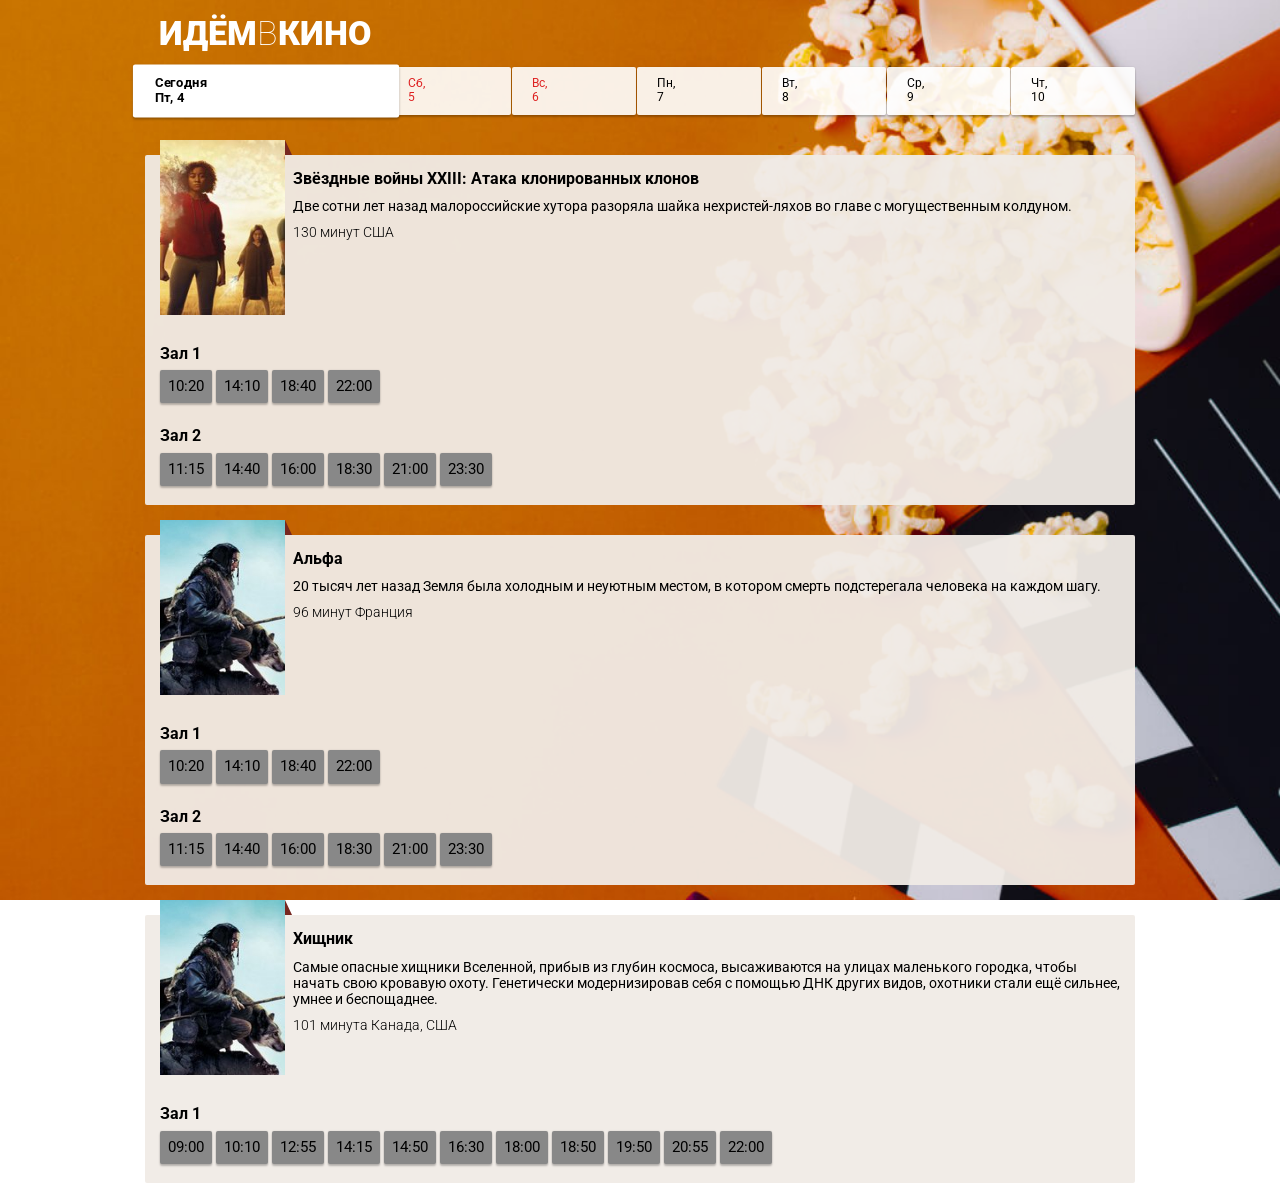
<file: index.html>
<!DOCTYPE html>
<html lang="ru">

<head>
  <meta charset="UTF-8">
  <meta name="viewport" content="width=device-width, initial-scale=1.0">
  <meta http-equiv="X-UA-Compatible" content="ie=edge">
  <title>ИдёмВКино</title>
  <link rel="stylesheet" href="css/normalize.css">
  <link rel="stylesheet" href="css/styles.css">
  <link rel="stylesheet" href="css/bootstrap-grid.css">
  <link rel="stylesheet" href="css/bootstrap-grid.min.css">
  <link rel="stylesheet" href="css/bootstrap-grid.rtl.css">
  <link rel="stylesheet" href="css/bootstrap-grid.rtl.min.css">
  <link
    href="https://fonts.googleapis.com/css?family=Roboto:100,300,400,500,700,900&amp;subset=cyrillic,cyrillic-ext,latin-ext"
    rel="stylesheet">
</head>

<body>
  <header class="page-header">
    <h1 class="page-header__title">Идём<span>в</span>кино</h1>
  </header>

  <nav class="page-nav">
    <a class="page-nav__day page-nav__day_today" href="#">
      <span class="page-nav__day-week">Пн</span><span class="page-nav__day-number">31</span>
    </a>
    <a class="page-nav__day" href="#">
      <span class="page-nav__day-week">Вт</span><span class="page-nav__day-number">1</span>
    </a>
    <a class="page-nav__day page-nav__day_chosen" href="#">
      <span class="page-nav__day-week">Ср</span><span class="page-nav__day-number">2</span>
    </a>
    <a class="page-nav__day" href="#">
      <span class="page-nav__day-week">Чт</span><span class="page-nav__day-number">3</span>
    </a>
    <a class="page-nav__day" href="#">
      <span class="page-nav__day-week">Пт</span><span class="page-nav__day-number">4</span>
    </a>
    <a class="page-nav__day" href="#">
      <span class="page-nav__day-week">Сб</span><span class="page-nav__day-number">5</span>
    </a>
    <a class="page-nav__day" href="#">
      <span class="page-nav__day-week">вс</span><span class="page-nav__day-number">6</span>
    </a>
  </nav>

  <main>
    <section class="movie">
      <div class="movie__info row">
        <div class="movie__poster col-sm-12 col-md-6">
          <img class="movie__poster-image" alt="Звёздные войны постер" src="i/poster1.jpg">
        </div>
        <div class="movie__description col-sm-12 col-md-6">
          <h2 class="movie__title">Звёздные войны XXIII: Атака клонированных клонов</h2>
          <p class="movie__synopsis">Две сотни лет назад малороссийские хутора разоряла шайка нехристей-ляхов во главе с
            могущественным колдуном.</p>
          <p class="movie__data">
            <span class="movie__data-duration">130 минут</span>
            <span class="movie__data-origin">США</span>
          </p>
        </div>
      </div>

      <div class="movie-seances__hall">
        <h3 class="movie-seances__hall-title">Зал 1</h3>
        <ul class="movie-seances__list">
          <li class="movie-seances__time-block"><a class="movie-seances__time" href="hall.html">10:20</a></li>
          <li class="movie-seances__time-block"><a class="movie-seances__time" href="hall.html">14:10</a></li>
          <li class="movie-seances__time-block"><a class="movie-seances__time" href="hall.html">18:40</a></li>
          <li class="movie-seances__time-block"><a class="movie-seances__time" href="hall.html">22:00</a></li>
        </ul>
      </div>
      <div class="movie-seances__hall">
        <h3 class="movie-seances__hall-title">Зал 2</h3>
        <ul class="movie-seances__list">
          <li class="movie-seances__time-block"><a class="movie-seances__time" href="hall.html">11:15</a></li>
          <li class="movie-seances__time-block"><a class="movie-seances__time" href="hall.html">14:40</a></li>
          <li class="movie-seances__time-block"><a class="movie-seances__time" href="hall.html">16:00</a></li>
          <li class="movie-seances__time-block"><a class="movie-seances__time" href="hall.html">18:30</a></li>
          <li class="movie-seances__time-block"><a class="movie-seances__time" href="hall.html">21:00</a></li>
          <li class="movie-seances__time-block"><a class="movie-seances__time" href="hall.html">23:30</a></li>
        </ul>
      </div>
    </section>

    <section class="movie">
      <div class="movie__info row">
        <div class="movie__poster col-sm-12 col-md-6">
          <img class="movie__poster-image" alt="Альфа постер" src="i/poster2.jpg">
        </div>
        <div class="movie__description col-sm-12 col-md-6">
          <h2 class="movie__title">Альфа</h2>
          <p class="movie__synopsis">20 тысяч лет назад Земля была холодным и неуютным местом, в котором смерть
            подстерегала человека на каждом шагу.</p>
          <p class="movie__data">
            <span class="movie__data-duration">96 минут</span>
            <span class="movie__data-origin">Франция</span>
          </p>
        </div>
      </div>
      <div class="movie-seances__hall">
        <h3 class="movie-seances__hall-title">Зал 1</h3>
        <ul class="movie-seances__list">
          <li class="movie-seances__time-block"><a class="movie-seances__time" href="hall.html">10:20</a></li>
          <li class="movie-seances__time-block"><a class="movie-seances__time" href="hall.html">14:10</a></li>
          <li class="movie-seances__time-block"><a class="movie-seances__time" href="hall.html">18:40</a></li>
          <li class="movie-seances__time-block"><a class="movie-seances__time" href="hall.html">22:00</a></li>
        </ul>
      </div>
      <div class="movie-seances__hall">
        <h3 class="movie-seances__hall-title">Зал 2</h3>
        <ul class="movie-seances__list">
          <li class="movie-seances__time-block"><a class="movie-seances__time" href="hall.html">11:15</a></li>
          <li class="movie-seances__time-block"><a class="movie-seances__time" href="hall.html">14:40</a></li>
          <li class="movie-seances__time-block"><a class="movie-seances__time" href="hall.html">16:00</a></li>
          <li class="movie-seances__time-block"><a class="movie-seances__time" href="hall.html">18:30</a></li>
          <li class="movie-seances__time-block"><a class="movie-seances__time" href="hall.html">21:00</a></li>
          <li class="movie-seances__time-block"><a class="movie-seances__time" href="hall.html">23:30</a></li>
        </ul>
      </div>
    </section>

    <section class="movie">
      <div class="movie__info row">
        <div class="movie__poster col-sm-12 col-md-6">
          <img class="movie__poster-image" alt="Хищник постер" src="i/poster2.jpg">
        </div>
        <div class="movie__description col-sm-12 col-md-6">
          <h2 class="movie__title">Хищник</h2>
          <p class="movie__synopsis">Самые опасные хищники Вселенной, прибыв из глубин космоса, высаживаются на улицах
            маленького городка, чтобы начать свою кровавую охоту. Генетически модернизировав себя с помощью ДНК других
            видов, охотники стали ещё сильнее, умнее и беспощаднее.</p>
          <p class="movie__data">
            <span class="movie__data-duration">101 минута</span>
            <span class="movie__data-origin">Канада, США</span>
          </p>
        </div>
      </div>
      <div class="movie-seances__hall">
        <h3 class="movie-seances__hall-title">Зал 1</h3>
        <ul class="movie-seances__list">
          <li class="movie-seances__time-block"><a class="movie-seances__time" href="hall.html">09:00</a></li>
          <li class="movie-seances__time-block"><a class="movie-seances__time" href="hall.html">10:10</a></li>
          <li class="movie-seances__time-block"><a class="movie-seances__time" href="hall.html">12:55</a></li>
          <li class="movie-seances__time-block"><a class="movie-seances__time" href="hall.html">14:15</a></li>
          <li class="movie-seances__time-block"><a class="movie-seances__time" href="hall.html">14:50</a></li>
          <li class="movie-seances__time-block"><a class="movie-seances__time" href="hall.html">16:30</a></li>
          <li class="movie-seances__time-block"><a class="movie-seances__time" href="hall.html">18:00</a></li>
          <li class="movie-seances__time-block"><a class="movie-seances__time" href="hall.html">18:50</a></li>
          <li class="movie-seances__time-block"><a class="movie-seances__time" href="hall.html">19:50</a></li>
          <li class="movie-seances__time-block"><a class="movie-seances__time" href="hall.html">20:55</a></li>
          <li class="movie-seances__time-block"><a class="movie-seances__time" href="hall.html">22:00</a></li>
        </ul>
      </div>
    </section>
    <script src="js/setDate.js" defer></script>
    <script src="js/creatRequest.js" defer></script>
    <script src="js/updateFilm.js" defer></script>
  </main>


</body>

</html>
</file>
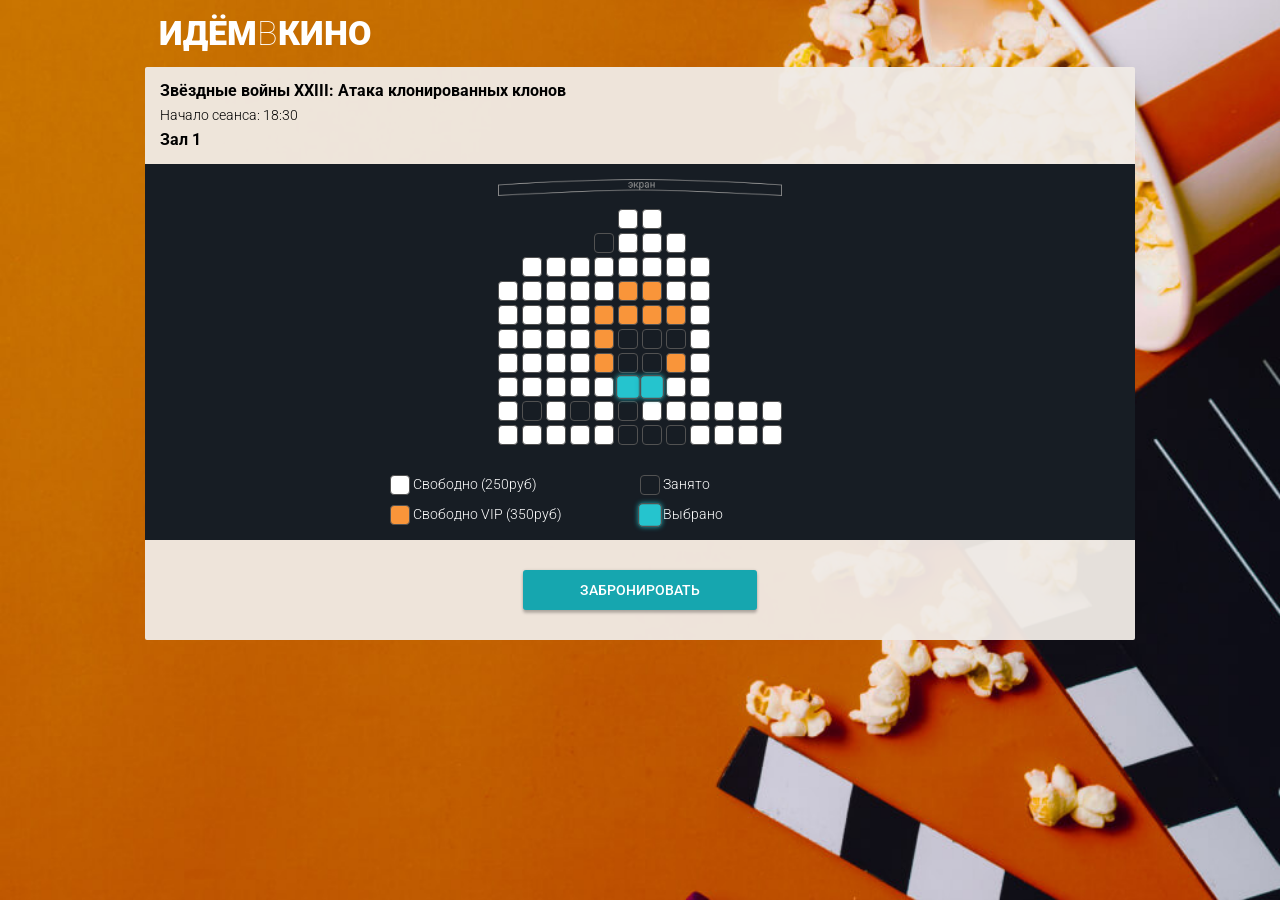
<file: hall.html>
<!DOCTYPE html>
<html lang="ru">

<head>
  <meta charset="UTF-8">
  <meta name="viewport" content="width=device-width, initial-scale=1.0">
  <meta http-equiv="X-UA-Compatible" content="ie=edge">
  <title>ИдёмВКино</title>
  <script src="js/creatRequest.js" defer></script>
  <script src="js/hall.js" defer></script>
  <link rel="stylesheet" href="css/normalize.css">
  <link rel="stylesheet" href="css/styles.css">
  <link rel="stylesheet" href="css/bootstrap-grid.css">
  <link rel="stylesheet" href="css/bootstrap-grid.min.css">
  <link rel="stylesheet" href="css/bootstrap-grid.rtl.css">
  <link rel="stylesheet" href="css/bootstrap-grid.rtl.min.css">
  <link href="https://fonts.googleapis.com/css?family=Roboto:100,300,400,500,700,900&amp;subset=cyrillic,cyrillic-ext,latin-ext" rel="stylesheet">
</head>

<body>
  <header class="page-header">
    <h1 class="page-header__title"><a class="page-header__title" href="index.html" style="text-decoration: none;">Идём<span>в</span>кино</a></h1>
  </header>
  
  <main>
    <section class="buying">
      <div class="buying__info">
        <div class="buying__info-description">
          <h2 class="buying__info-title">Звёздные войны XXIII: Атака клонированных клонов</h2>
          <p class="buying__info-start">Начало сеанса: 18:30</p>
          <p class="buying__info-hall">Зал 1</p>          
        </div>
        <div class="buying__info-hint">
          <p>Тапните дважды,<br>чтобы увеличить</p>
        </div>
      </div>
      <div class="conf-step">
        <div class="conf-step__wrapper">
          <div class="conf-step__row">
            <span class="conf-step__chair conf-step__chair_disabled"></span><span class="conf-step__chair conf-step__chair_disabled"></span>
            <span class="conf-step__chair conf-step__chair_disabled"></span><span class="conf-step__chair conf-step__chair_disabled"></span>
              <span class="conf-step__chair conf-step__chair_disabled"></span><span class="conf-step__chair conf-step__chair_standart"></span>
              <span class="conf-step__chair conf-step__chair_standart"></span><span class="conf-step__chair conf-step__chair_disabled"></span>
              <span class="conf-step__chair conf-step__chair_disabled"></span><span class="conf-step__chair conf-step__chair_disabled"></span>
            <span class="conf-step__chair conf-step__chair_disabled"></span><span class="conf-step__chair conf-step__chair_disabled"></span>
            </div>  

            <div class="conf-step__row">
              <span class="conf-step__chair conf-step__chair_disabled"></span><span class="conf-step__chair conf-step__chair_disabled"></span>
              <span class="conf-step__chair conf-step__chair_disabled"></span><span class="conf-step__chair conf-step__chair_disabled"></span>
              <span class="conf-step__chair conf-step__chair_taken"></span><span class="conf-step__chair conf-step__chair_standart"></span>
              <span class="conf-step__chair conf-step__chair_standart"></span><span class="conf-step__chair conf-step__chair_standart"></span>
              <span class="conf-step__chair conf-step__chair_disabled"></span><span class="conf-step__chair conf-step__chair_disabled"></span>
              <span class="conf-step__chair conf-step__chair_disabled"></span><span class="conf-step__chair conf-step__chair_disabled"></span>
            </div>  

            <div class="conf-step__row">
              <span class="conf-step__chair conf-step__chair_disabled"></span><span class="conf-step__chair conf-step__chair_standart"></span>
              <span class="conf-step__chair conf-step__chair_standart"></span><span class="conf-step__chair conf-step__chair_standart"></span>
              <span class="conf-step__chair conf-step__chair_standart"></span><span class="conf-step__chair conf-step__chair_standart"></span>
              <span class="conf-step__chair conf-step__chair_standart"></span><span class="conf-step__chair conf-step__chair_standart"></span>
              <span class="conf-step__chair conf-step__chair_standart"></span><span class="conf-step__chair conf-step__chair_disabled"></span>
              <span class="conf-step__chair conf-step__chair_disabled"></span><span class="conf-step__chair conf-step__chair_disabled"></span>
            </div>  

            <div class="conf-step__row">
              <span class="conf-step__chair conf-step__chair_standart"></span><span class="conf-step__chair conf-step__chair_standart"></span>
              <span class="conf-step__chair conf-step__chair_standart"></span><span class="conf-step__chair conf-step__chair_standart"></span>
              <span class="conf-step__chair conf-step__chair_standart"></span><span class="conf-step__chair conf-step__chair_vip"></span>
              <span class="conf-step__chair conf-step__chair_vip"></span><span class="conf-step__chair conf-step__chair_standart"></span>
              <span class="conf-step__chair conf-step__chair_standart"></span><span class="conf-step__chair conf-step__chair_disabled"></span>
              <span class="conf-step__chair conf-step__chair_disabled"></span><span class="conf-step__chair conf-step__chair_disabled"></span>
            </div>  

            <div class="conf-step__row">
              <span class="conf-step__chair conf-step__chair_standart"></span><span class="conf-step__chair conf-step__chair_standart"></span>
              <span class="conf-step__chair conf-step__chair_standart"></span><span class="conf-step__chair conf-step__chair_standart"></span>
              <span class="conf-step__chair conf-step__chair_vip"></span><span class="conf-step__chair conf-step__chair_vip"></span>
              <span class="conf-step__chair conf-step__chair_vip"></span><span class="conf-step__chair conf-step__chair_vip"></span>
              <span class="conf-step__chair conf-step__chair_standart"></span><span class="conf-step__chair conf-step__chair_disabled"></span>
              <span class="conf-step__chair conf-step__chair_disabled"></span><span class="conf-step__chair conf-step__chair_disabled"></span>
            </div>  

            <div class="conf-step__row">
              <span class="conf-step__chair conf-step__chair_standart"></span><span class="conf-step__chair conf-step__chair_standart"></span>
              <span class="conf-step__chair conf-step__chair_standart"></span><span class="conf-step__chair conf-step__chair_standart"></span>
              <span class="conf-step__chair conf-step__chair_vip"></span><span class="conf-step__chair conf-step__chair_taken"></span>
              <span class="conf-step__chair conf-step__chair_taken"></span><span class="conf-step__chair conf-step__chair_taken"></span>
              <span class="conf-step__chair conf-step__chair_standart"></span><span class="conf-step__chair conf-step__chair_disabled"></span>
              <span class="conf-step__chair conf-step__chair_disabled"></span><span class="conf-step__chair conf-step__chair_disabled"></span>
            </div>  

            <div class="conf-step__row">
              <span class="conf-step__chair conf-step__chair_standart"></span><span class="conf-step__chair conf-step__chair_standart"></span>
              <span class="conf-step__chair conf-step__chair_standart"></span><span class="conf-step__chair conf-step__chair_standart"></span>
              <span class="conf-step__chair conf-step__chair_vip"></span><span class="conf-step__chair conf-step__chair_taken"></span>
              <span class="conf-step__chair conf-step__chair_taken"></span><span class="conf-step__chair conf-step__chair_vip"></span>
              <span class="conf-step__chair conf-step__chair_standart"></span><span class="conf-step__chair conf-step__chair_disabled"></span>
              <span class="conf-step__chair conf-step__chair_disabled"></span><span class="conf-step__chair conf-step__chair_disabled"></span>
            </div>  

            <div class="conf-step__row">
              <span class="conf-step__chair conf-step__chair_standart"></span><span class="conf-step__chair conf-step__chair_standart"></span>
              <span class="conf-step__chair conf-step__chair_standart"></span><span class="conf-step__chair conf-step__chair_standart"></span>
              <span class="conf-step__chair conf-step__chair_standart"></span><span class="conf-step__chair conf-step__chair_selected"></span>
              <span class="conf-step__chair conf-step__chair_selected"></span><span class="conf-step__chair conf-step__chair_standart"></span>
              <span class="conf-step__chair conf-step__chair_standart"></span><span class="conf-step__chair conf-step__chair_disabled"></span>
              <span class="conf-step__chair conf-step__chair_disabled"></span><span class="conf-step__chair conf-step__chair_disabled"></span>
            </div>  

            <div class="conf-step__row">
              <span class="conf-step__chair conf-step__chair_standart"></span><span class="conf-step__chair conf-step__chair_taken"></span>
              <span class="conf-step__chair conf-step__chair_standart"></span><span class="conf-step__chair conf-step__chair_taken"></span>
              <span class="conf-step__chair conf-step__chair_standart"></span><span class="conf-step__chair conf-step__chair_taken"></span>
              <span class="conf-step__chair conf-step__chair_standart"></span><span class="conf-step__chair conf-step__chair_standart"></span>
              <span class="conf-step__chair conf-step__chair_standart"></span><span class="conf-step__chair conf-step__chair_standart"></span>
              <span class="conf-step__chair conf-step__chair_standart"></span><span class="conf-step__chair conf-step__chair_standart"></span>
            </div>  

            <div class="conf-step__row">
              <span class="conf-step__chair conf-step__chair_standart"></span><span class="conf-step__chair conf-step__chair_standart"></span>
              <span class="conf-step__chair conf-step__chair_standart"></span><span class="conf-step__chair conf-step__chair_standart"></span>
              <span class="conf-step__chair conf-step__chair_standart"></span><span class="conf-step__chair conf-step__chair_taken"></span>
              <span class="conf-step__chair conf-step__chair_taken"></span><span class="conf-step__chair conf-step__chair_taken"></span>
              <span class="conf-step__chair conf-step__chair_standart"></span><span class="conf-step__chair conf-step__chair_standart"></span>
              <span class="conf-step__chair conf-step__chair_standart"></span><span class="conf-step__chair conf-step__chair_standart"></span>
            </div>

        </div>
        <div class="conf-step__legend">
          <div class="col">
            <p class="conf-step__legend-price"><span class="conf-step__chair conf-step__chair_standart"></span> Свободно (<span class="conf-step__legend-value price-standart">250</span>руб)</p>
            <p class="conf-step__legend-price"><span class="conf-step__chair conf-step__chair_vip"></span> Свободно VIP (<span class="conf-step__legend-value price-vip">350</span>руб)</p>            
          </div>
          <div class="col">
            <p class="conf-step__legend-price"><span class="conf-step__chair conf-step__chair_taken"></span> Занято</p>
            <p class="conf-step__legend-price"><span class="conf-step__chair conf-step__chair_selected"></span> Выбрано</p>                    
          </div>
        </div>
      </div>
      <button class="acceptin-button"  >Забронировать</button>
    </section>     
  </main>
</body>
</html>
</file>
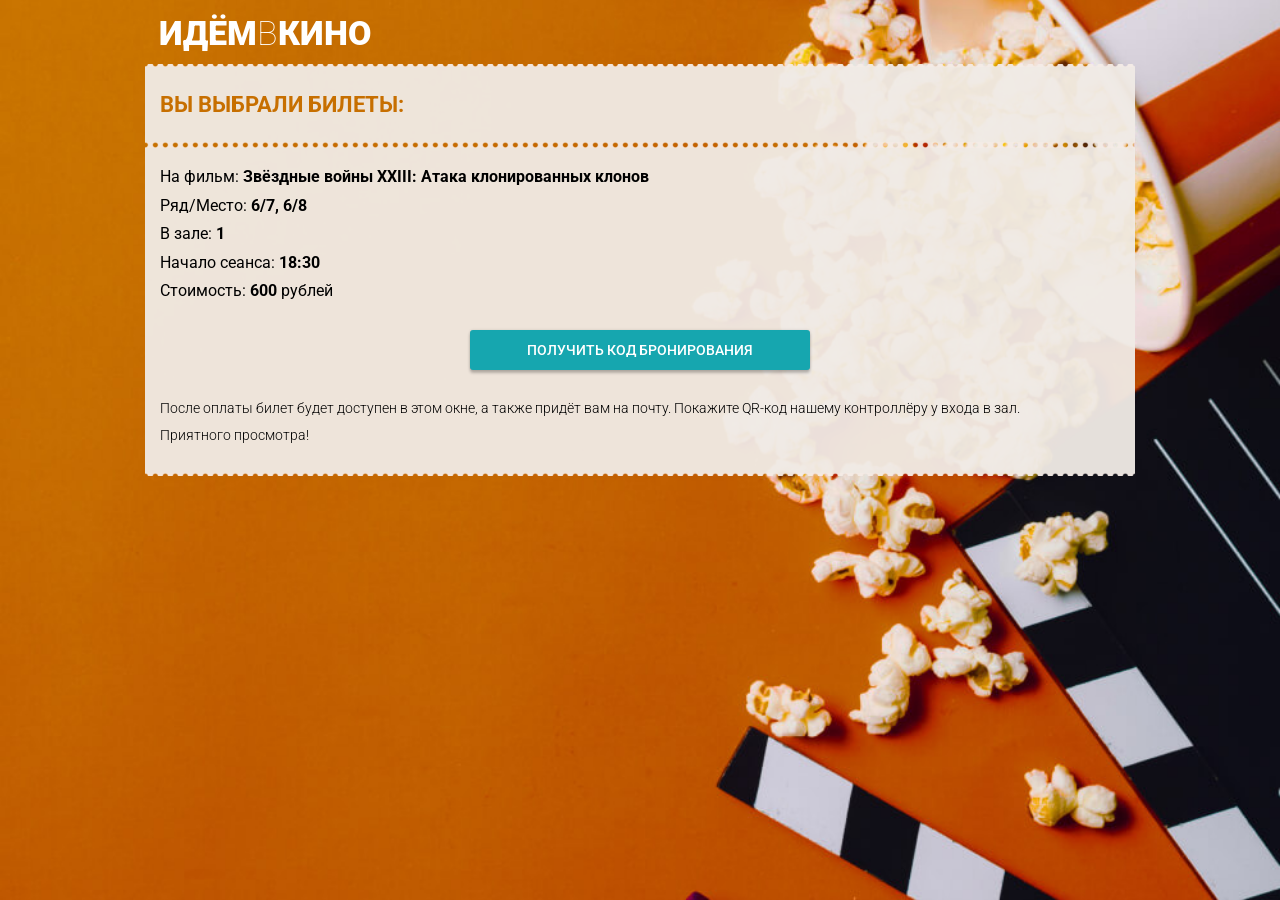
<file: payment.html>
<!DOCTYPE html>
<html lang="ru">

<head>
  <meta charset="UTF-8">
  <meta name="viewport" content="width=device-width, initial-scale=1.0">
  <meta http-equiv="X-UA-Compatible" content="ie=edge">
  <title>ИдёмВКино</title>
  <script src="js/payment.js" defer></script>
  <link rel="stylesheet" href="css/normalize.css">
  <link rel="stylesheet" href="css/styles.css">
  <link rel="stylesheet" href="css/bootstrap-grid.css">
  <link rel="stylesheet" href="css/bootstrap-grid.min.css">
  <link rel="stylesheet" href="css/bootstrap-grid.rtl.css">
  <link rel="stylesheet" href="css/bootstrap-grid.rtl.min.css">
  <link href="https://fonts.googleapis.com/css?family=Roboto:100,300,400,500,700,900&amp;subset=cyrillic,cyrillic-ext,latin-ext" rel="stylesheet">
</head>

<body>
  <header class="page-header">
    <h1 class="page-header__title"><a class="page-header__title" href="index.html" style="text-decoration: none;">Идём<span>в</span>кино</a></h1>
  </header>
  
  <main>
    <section class="ticket">
      
      <header class="tichet__check">
        <h2 class="ticket__check-title">Вы выбрали билеты:</h2>
      </header>
      
      <div class="ticket__info-wrapper">
        <p class="ticket__info">На фильм: <span class="ticket__details ticket__title">Звёздные войны XXIII: Атака клонированных клонов</span></p>
        <p class="ticket__info">Ряд/Место: <span class="ticket__details ticket__chairs">6/7, 6/8</span></p>
        <p class="ticket__info">В зале: <span class="ticket__details ticket__hall">1</span></p>
        <p class="ticket__info">Начало сеанса: <span class="ticket__details ticket__start">18:30</span></p>
        <p class="ticket__info">Стоимость: <span class="ticket__details ticket__cost">600</span> рублей</p>

        <button class="acceptin-button" onclick="location.href='ticket.html'" >Получить код бронирования</button>

        <p class="ticket__hint">После оплаты билет будет доступен в этом окне, а также придёт вам на почту. Покажите QR-код нашему контроллёру у входа в зал.</p>
        <p class="ticket__hint">Приятного просмотра!</p>
      </div>
    </section>     
  </main>
  
</body>
</html>
</file>
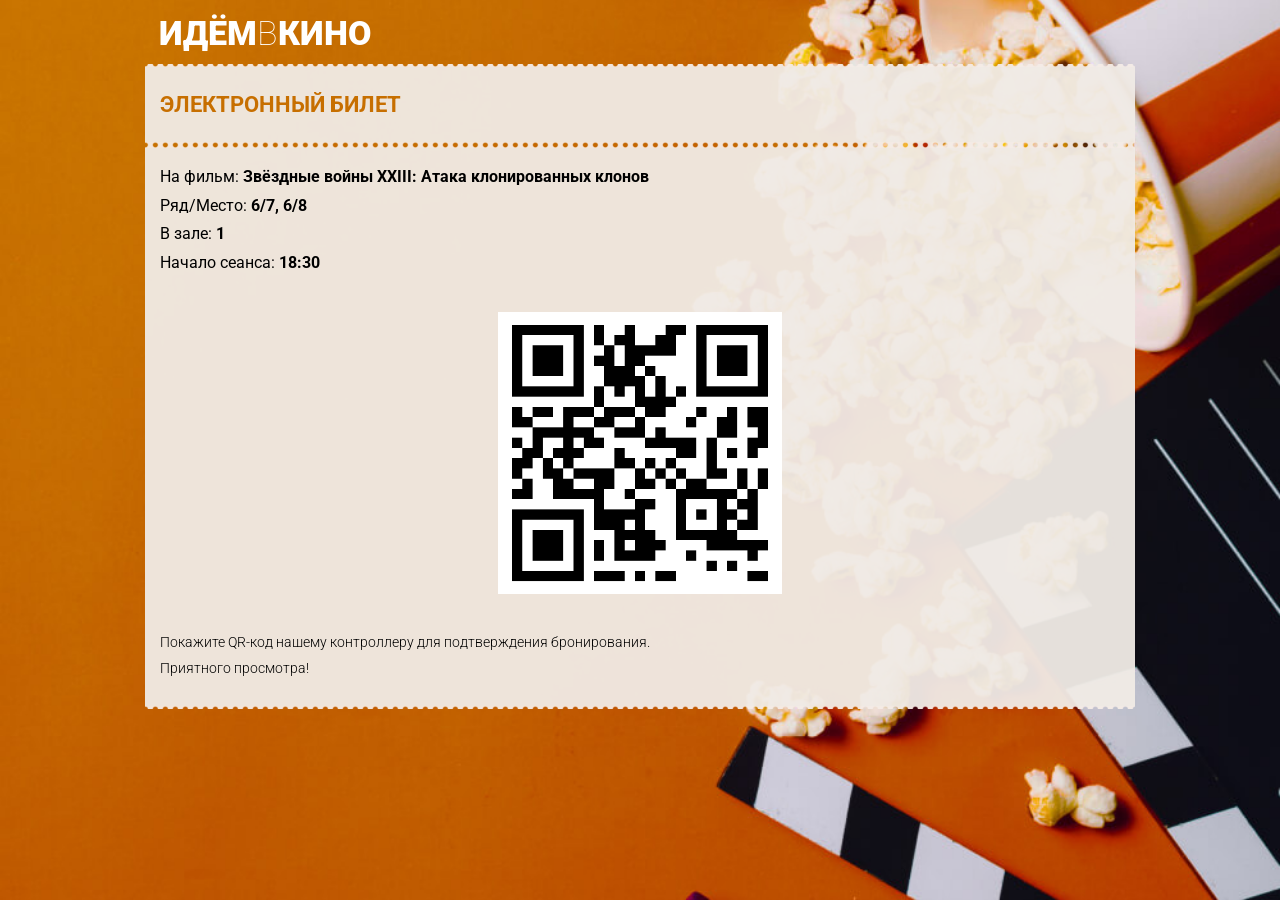
<file: ticket.html>
<!DOCTYPE html>
<html lang="ru">

<head>
  <meta charset="UTF-8">
  <meta name="viewport" content="width=device-width, initial-scale=1.0">
  <meta http-equiv="X-UA-Compatible" content="ie=edge">
  <title>ИдёмВКино</title>
  <script src="js/QRCreator.js" defer></script>
  <script src="js/ticket.js" defer></script>
  <link rel="stylesheet" href="css/normalize.css">
  <link rel="stylesheet" href="css/styles.css">
  <link rel="stylesheet" href="css/bootstrap-grid.css">
  <link rel="stylesheet" href="css/bootstrap-grid.min.css">
  <link rel="stylesheet" href="css/bootstrap-grid.rtl.css">
  <link rel="stylesheet" href="css/bootstrap-grid.rtl.min.css">
  <link href="https://fonts.googleapis.com/css?family=Roboto:100,300,400,500,700,900&amp;subset=cyrillic,cyrillic-ext,latin-ext" rel="stylesheet">
</head>

<body>
  <header class="page-header">
    <h1 class="page-header__title"><a class="page-header__title" href="index.html" style="text-decoration: none;">Идём<span>в</span>кино</a></h1>
  </header>
  
  <main>
    <section class="ticket">
      
      <header class="tichet__check">
        <h2 class="ticket__check-title">Электронный билет</h2>
      </header>
      
      <div class="ticket__info-wrapper">
        <p class="ticket__info">На фильм: <span class="ticket__details ticket__title">Звёздные войны XXIII: Атака клонированных клонов</span></p>
        <p class="ticket__info">Ряд/Место: <span class="ticket__details ticket__chairs">6/7, 6/8</span></p>
        <p class="ticket__info">В зале: <span class="ticket__details ticket__hall">1</span></p>
        <p class="ticket__info">Начало сеанса: <span class="ticket__details ticket__start">18:30</span></p>

        <img class="ticket__info-qr" src="i/qr-code.png">

        <p class="ticket__hint">Покажите QR-код нашему контроллеру для подтверждения бронирования.</p>
        <p class="ticket__hint">Приятного просмотра!</p>
      </div>
    </section>     
  </main>
  
</body>
</html>
</file>
<file: css/styles.css>
@charset "UTF-8";
* {
  margin: 0;
  padding: 0;
  box-sizing: border-box;
}

html {
  font-family: "Roboto", sans-serif;
  font-size: 62.5%;
}

body {
  background-image: url("../i/background.jpg");
  background-size: cover;
  background-attachment: fixed;
  background-position: right;
}

.page-header {
  padding: 1.4rem;
}

.page-header__title {
  margin: 0;
  font-weight: 900;
  font-size: 3.4rem;
  color: #FFFFFF;
  text-transform: uppercase;
}
.page-header__title span {
  font-weight: 100;
}

/* ~~~~~~~~~~~~ Главная ~~~~~~~~~~~~ */
.page-nav {
  position: sticky;
  top: 2px;
  padding-bottom: 1rem;
  display: flex;
  flex-wrap: nowrap;
  align-items: stretch;
  color: #000000;
  z-index: 10;
}
.page-nav .page-nav__day {
  flex-basis: calc(100% / 8);
  font-size: 1.2rem;
  padding: 1rem;
  background: rgba(255, 255, 255, 0.9);
  box-shadow: 0px 2px 2px rgba(0, 0, 0, 0.24), 0px 0px 2px rgba(0, 0, 0, 0.12);
  border-radius: 2px;
  text-decoration: none;
  color: #000000;
}
.page-nav .page-nav__day + .page-nav__day {
  margin-left: 1px;
}
.page-nav .page-nav__day .page-nav__day-week::after {
  content: ',';
}
.page-nav .page-nav__day .page-nav__day-number::before {
  content: ' ';
}
.page-nav .page-nav__day .page-nav__day-week, .page-nav .page-nav__day .page-nav__day-number {
  display: block;
}
.page-nav .page-nav__day_chosen {
  flex-grow: 1;
  background-color: #FFFFFF;
  font-weight: 700;
  transform: scale(1.1);
}
.page-nav .page-nav__day_weekend {
  color: #DE2121;
}
.page-nav .page-nav__day_next {
  text-align: center;
}
.page-nav .page-nav__day_next::before {
  content: '>';
  font-family: monospace;
  font-weight: 700;
  font-size: 2.4rem;
}
.page-nav .page-nav__day_today .page-nav__day-week::before {
  content: 'Сегодня';
  display: block;
}
.page-nav .page-nav__day_today .page-nav__day-week, .page-nav .page-nav__day_today .page-nav__day-number {
  display: inline;
}

.movie {
  position: relative;
  padding: 1.5rem;
  margin-top: 3rem;
  background: rgba(241, 235, 230, 0.95);
  color: #000000;
}
.movie .movie__info {
  display: flex;
}
.movie .movie__poster {
  position: relative;
  width: 12.5rem;
  height: 17.5rem;
  /*    left: 1.5rem;
      top: -1.5rem;*/
}
.movie .movie__poster .movie__poster-image {
  position: relative;
  top: -3rem;
  width: 12.5rem;
  height: 17.5rem;
}
.movie .movie__poster::after {
  content: '';
  display: block;
  position: absolute;
  right: -1.46rem;
  top: -3rem;
  border: 1.5rem solid transparent;
  border-bottom: 0 solid transparent;
  border-right: 0 solid transparent;
  border-left: 0.7rem solid #772720;
}
.movie .movie__description {
  flex-grow: 1;
  padding-left: 1.5rem;
}
.movie .movie__title {
  font-weight: 700;
  font-size: 1.6rem;
}
.movie .movie__synopsis {
  font-size: 1.4rem;
  margin-top: 1rem;
}
.movie .movie__data {
  font-size: 1.4rem;
  font-weight: 300;
  margin-top: 1rem;
}
.movie .movie-seances__hall + .movie-seances__hall {
  margin-top: 2rem;
}
.movie .movie-seances__hall .movie-seances__hall-title {
  font-weight: 700;
  font-size: 1.6rem;
}
.movie .movie-seances__hall .movie-seances__list {
  margin-top: 0.7rem;
  font-size: 0;
}
.movie .movie-seances__hall .movie-seances__time-block {
  display: inline-block;
  margin-bottom: 4px;
}
.movie .movie-seances__hall .movie-seances__time-block:nth-last-of-type(n + 1) {
  margin-right: 4px;
}
.movie .movie-seances__hall .movie-seances__time {
  display: block;
  padding: 8px;
  box-shadow: 0px 2px 2px rgba(0, 0, 0, 0.24), 0px 0px 2px rgba(0, 0, 0, 0.12);
  border-radius: 2px;
  background-color: #FFFFFF;
  color: #000000;
  text-decoration: none;
  font-size: 1.5rem;
}

/* ~~~~~~~~~~~~ Кинозал ~~~~~~~~~~~~ */
.acceptin-button {
  display: block;
  margin: 3rem auto 0;
  box-shadow: 0px 3px 3px rgba(0, 0, 0, 0.24), 0px 0px 3px rgba(0, 0, 0, 0.12);
  border-radius: 3px;
  border: none;
  padding: 12px 57px;
  text-transform: uppercase;
  font-weight: 500;
  font-size: 1.4rem;
  background-color: #16A6AF;
  color: #FFFFFF;
}

.buying {
  background-color: rgba(241, 235, 230, 0.95);
  padding-bottom: 3rem;
}

.buying__info {
  display: flex;
  align-items: center;
  justify-content: space-between;
  padding: 1.5rem;
}
.buying__info .buying__info-description {
  padding-right: 1.5rem;
}
.buying__info .buying__info-title, .buying__info .buying__info-hall {
  font-size: 1.6rem;
  font-weight: 700;
}
.buying__info .buying__info-start {
  font-size: 1.4rem;
  font-weight: 300;
  margin: 0.7rem 0;
}
.buying__info .buying__info-hint {
  position: relative;
  font-weight: 300;
  font-size: 1.4rem;
  text-align: center;
}
.buying__info .buying__info-hint p {
  position: relative;
  width: 10rem;
}
.buying__info .buying__info-hint p::before {
  content: '';
  position: absolute;
  left: -1rem;
  top: calc(50% - 1.6rem);
  display: block;
  width: 2.4rem;
  height: 3.2rem;
  background-image: url(../i/hint.png);
  background-size: 2.4rem 3.2rem;
}

.conf-step {
  text-align: center;
  background-color: #171D24;
  padding: 1.5rem 2rem 1.5rem;
}

.conf-step__wrapper {
  font-size: 0;
  display: inline-block;
  background-image: url(../i/screen.png);
  background-position: top;
  background-repeat: no-repeat;
  background-size: 100%;
  padding-top: 3rem;
}
.conf-step__wrapper::before {
  content: '';
}

.conf-step__row + .conf-step__row {
  margin-top: 4px;
}

.conf-step__chair {
  display: inline-block;
  vertical-align: middle;
  width: 2rem;
  height: 2rem;
  border: 1px solid #525252;
  box-sizing: border-box;
  border-radius: 4px;
}
.conf-step__chair:not(:first-of-type) {
  margin-left: 4px;
}

.conf-step__chair_disabled {
  opacity: 0;
}

.conf-step__chair_standart {
  background-color: #FFFFFF;
}

.conf-step__chair_vip {
  background-color: #F9953A;
}

.conf-step__chair_taken {
  background-color: transparent;
}

.conf-step__chair_selected {
  background-color: #25C4CE;
  box-shadow: 0px 0px 4px #16A6AF;
  transform: scale(1.2);
}

.conf-step__legend {
  padding-top: 3rem;
  font-size: 1.4rem;
  font-weight: 300;
  color: #FFFFFF;
  display: flex;
  flex-wrap: nowrap;
  text-align: left;
}
.conf-step__legend .col {
  max-width: 25rem;
}
.conf-step__legend .col:first-of-type {
  padding-right: 1.5rem;
  margin-left: auto;
}
.conf-step__legend .col:last-of-type {
  margin-right: auto;
}
.conf-step__legend .conf-step__legend-price + .conf-step__legend-price {
  margin-top: 1rem;
}

/* ~~~~~~~~~~~~ Билет ~~~~~~~~~~~~ */
.tichet__check, .ticket__info-wrapper {
  padding-left: 1.5rem;
  padding-right: 1.5rem;
  background-color: rgba(241, 235, 230, 0.95);
}

.tichet__check {
  position: relative;
  padding-top: 2.5rem;
  padding-bottom: 2.5rem;
}
.tichet__check::before {
  content: '';
  display: block;
  position: absolute;
  top: -3px;
  left: 0;
  right: 0;
  height: 3px;
  background-image: url(../i/border-top.png);
  background-size: 10px 3px;
}
.tichet__check::after {
  content: '';
  display: block;
  position: absolute;
  bottom: -3px;
  left: 0;
  right: 0;
  height: 3px;
  background-image: url(../i/border-bottom.png);
  background-size: 10px 3px;
}

.ticket__info-wrapper {
  position: relative;
  margin-top: 6px;
  padding-top: 2rem;
  padding-bottom: 3rem;
}
.ticket__info-wrapper::before {
  content: '';
  display: block;
  position: absolute;
  top: -3px;
  left: 0;
  right: 0;
  height: 3px;
  background-image: url(../i/border-top.png);
  background-size: 10px 3px;
}
.ticket__info-wrapper::after {
  content: '';
  display: block;
  position: absolute;
  bottom: -3px;
  left: 0;
  right: 0;
  height: 3px;
  background-image: url(../i/border-bottom.png);
  background-size: 10px 3px;
}

.ticket__check-title {
  font-weight: 700;
  font-size: 2.2rem;
  text-transform: uppercase;
  color: #C76F00;
}

.ticket__info {
  font-size: 1.6rem;
  color: #000000;
}
.ticket__info + .ticket__info {
  margin-top: 1rem;
}

.ticket__details {
  font-weight: 700;
}

.ticket__hint {
  font-weight: 300;
  font-size: 1.4rem;
  margin-top: 3rem;
}
.ticket__hint + .ticket__hint {
  margin-top: 1rem;
}

.ticket__info-qr {
  display: flex;
  margin: 3rem auto 0;
  width: 31.7%;
  padding: 10px;
  /* background: white; */
  justify-content: center;
  align-items: center;
}

@media screen and (min-width: 479px) {
  .page-nav .page-nav__day {
    padding: 1rem 2rem;
  }
}
@media screen and (min-width: 990px) {
  .page-header, nav, main {
    width: 990px;
    margin: auto;
  }

  .movie, .buying {
    border-radius: 2px;
  }

  .buying__info-hint {
    display: none;
  }
}

/*================================================================*/

.movie .movie-seances__hall .acceptin-button-disabled {
 background-color: #888888;
 pointer-events: none
}

@media (max-width: 768px) {
  .movie-seances__hall:nth-child(2) {
    margin-top: 20px; /* отступ , сверху у 1 контейнера зала, когда экран меньше 768px */
  }
  .ticket__info-qr {
    width: 100%; /* Изменяем ширину на 100% при экране меньше 768px */
  }
}

.acceptin-button:disabled {
  background-color: #888888;
  pointer-events: none
 }
</file>
